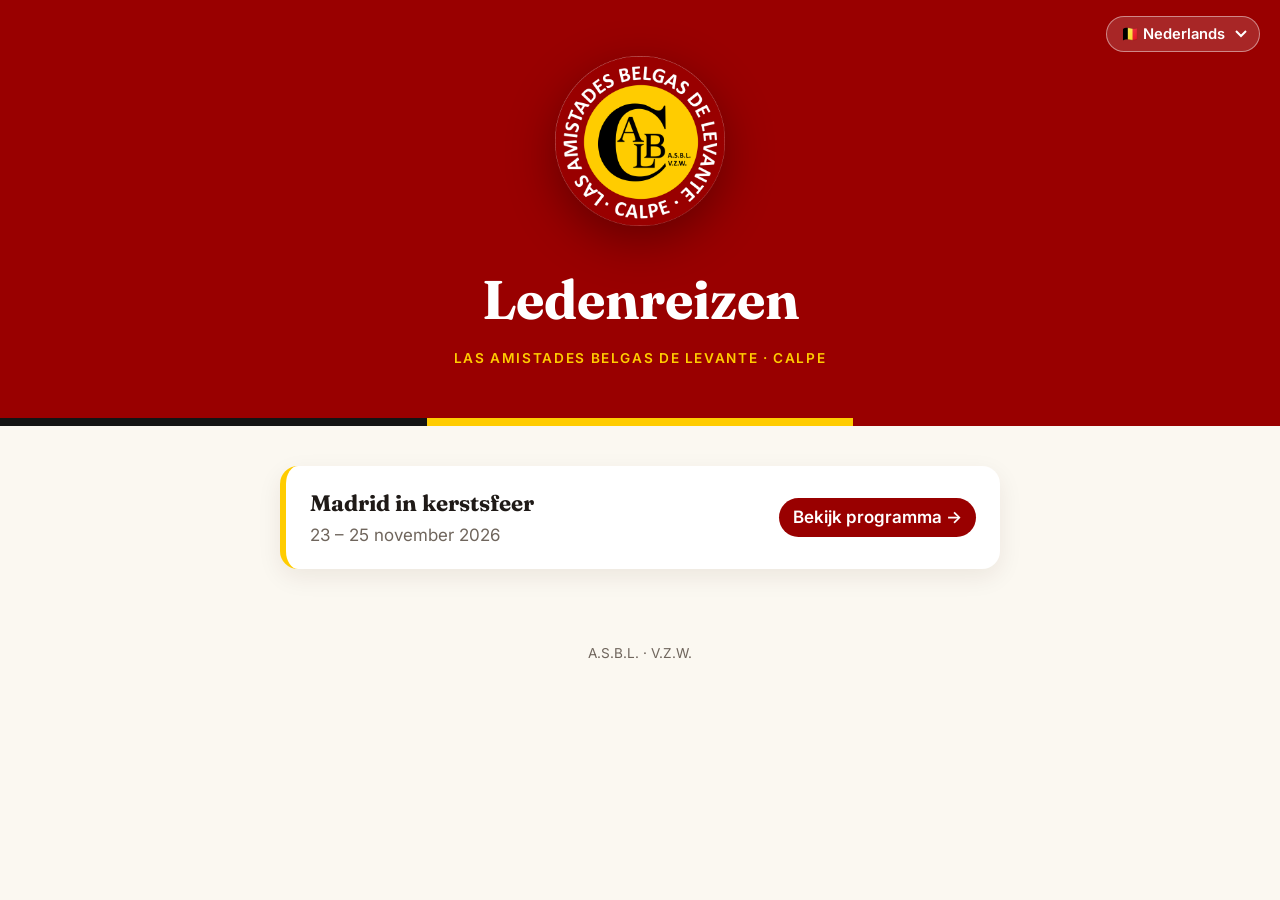
<file: index.html>
<!doctype html>
<html lang="nl">
<head>
<meta charset="utf-8">
<meta name="viewport" content="width=device-width, initial-scale=1">
<title>Reizen · Amistades Belgas de Levante</title>
<link rel="icon" href="/favicon.png">
<link href="https://fonts.googleapis.com/css2?family=Fraunces:opsz,wght@9..144,700;9..144,800&family=Inter:wght@400;500;600&display=swap" rel="stylesheet">
<style>
:root{--red:#990000;--yellow:#ffcc00;--black:#141414;--bg:#fbf8f1;--muted:#6f655c;--line:#ece3d3}
*{box-sizing:border-box}
body{margin:0;background:var(--bg);color:#1f1a17;font:17px/1.6 Inter,system-ui,sans-serif}
header{background:var(--red);color:#fff;text-align:center;padding:56px 20px 56px;position:relative}
header img{width:170px;filter:drop-shadow(0 14px 24px rgba(0,0,0,.35))}
h1{font-family:Fraunces,Georgia,serif;font-size:clamp(2.2rem,6vw,3.4rem);margin:.4em 0 .1em}
header p{margin:0;color:var(--yellow);font-weight:600;letter-spacing:.12em;text-transform:uppercase;font-size:.85rem}
.stripe{position:absolute;left:0;right:0;bottom:0;height:8px;display:flex}.stripe i{flex:1}
.lang{position:absolute;top:16px;right:20px}
.lang select{appearance:none;-webkit-appearance:none;background:rgba(255,255,255,.15) url("data:image/svg+xml,%3Csvg xmlns='http://www.w3.org/2000/svg' width='12' height='8'%3E%3Cpath d='M1 1l5 5 5-5' stroke='white' stroke-width='2' fill='none'/%3E%3C/svg%3E") no-repeat right 12px center;color:#fff;border:1px solid rgba(255,255,255,.45);border-radius:999px;padding:8px 34px 8px 14px;font:600 .92rem Inter,sans-serif;cursor:pointer}
.lang select option{color:#141414}
main{max-width:760px;margin:0 auto;padding:40px 20px 60px}
a.trip{display:flex;justify-content:space-between;align-items:center;gap:16px;background:#fff;border-radius:18px;padding:20px 24px;margin-bottom:14px;text-decoration:none;color:inherit;border-left:6px solid var(--yellow);box-shadow:0 8px 24px rgba(60,20,10,.08);transition:transform .2s}
a.trip:hover{transform:translateY(-3px)}
a.trip b{font-family:Fraunces,serif;font-size:1.4rem;display:block}
a.trip span{color:var(--muted)}
a.trip em{font-style:normal;background:var(--red);color:#fff;border-radius:999px;padding:6px 14px;font-weight:600;white-space:nowrap}
footer{text-align:center;color:var(--muted);font-size:.85rem;padding-bottom:40px}
</style>
</head>
<body>
<header>
  <div class="lang"><select id="lang-sel" aria-label="Taal / Idioma"><option value="nl">🇧🇪 Nederlands</option><option value="es">🇪🇸 Español</option></select></div>
  <img src="/logo.png" alt="Las Amistades Belgas de Levante">
  <h1 data-nl="Ledenreizen" data-es="Viajes de socios"></h1>
  <p>Las Amistades Belgas de Levante · Calpe</p>
  <div class="stripe"><i style="background:#141414"></i><i style="background:#ffcc00"></i><i style="background:#990000"></i></div>
</header>
<main>
  <!-- Añadir aquí cada viaje nuevo, el más reciente primero / Nieuwe reizen hier toevoegen -->
  <a class="trip" href="/madrid-2026">
    <div><b data-nl="Madrid in kerstsfeer" data-es="Madrid en Navidad"></b><span data-nl="23 – 25 november 2026" data-es="23 – 25 de noviembre de 2026"></span></div>
    <em data-nl="Bekijk programma →" data-es="Ver programa →"></em>
  </a>
</main>
<footer>A.S.B.L. · V.Z.W.</footer>
<script>
let LANG = "nl";
try{ const s = localStorage.getItem("calb-lang"); if (s==="es"||s==="nl") LANG = s; }catch(e){}
function render(){
  document.documentElement.lang = LANG;
  document.title = (LANG==="nl" ? "Reizen" : "Viajes") + " · Amistades Belgas de Levante";
  document.querySelectorAll("[data-nl]").forEach(el => el.textContent = el.dataset[LANG]);
  document.getElementById("lang-sel").value = LANG;
}
document.getElementById("lang-sel").onchange = e => { LANG = e.target.value; try{ localStorage.setItem("calb-lang", LANG); }catch(_){} render(); };
render();
</script>
</body>
</html>
</file>
